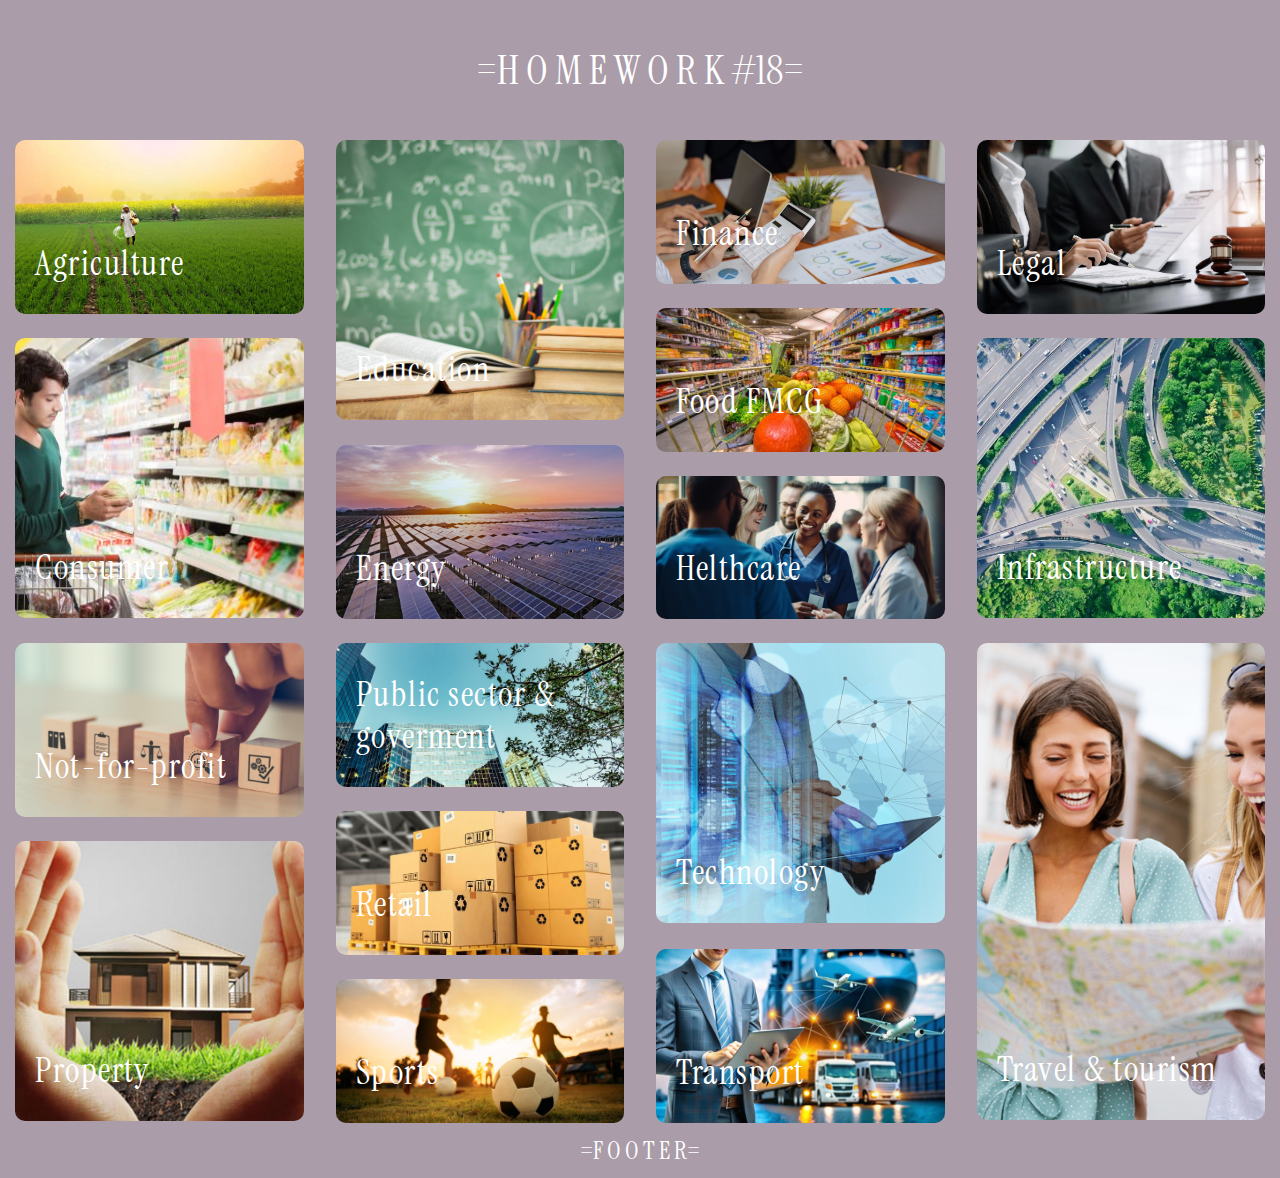
<file: lesson__18/index.html>
<!DOCTYPE html>

<html lang="en">
	<head>
	
		<meta charset="UTF-8">
		<meta name="viewport" content="width=device-width, initial-scale=1.0">
		<link rel="stylesheet" href="css/style.css">
		<title>Lesson 18</title>
	</head>
	<body>
		<div class="wrapper">
			<header class="header">
				<div class="header__container">
					<h1 class="header__title">=H O M E W O R K #18=</h1>

				</div>
			</header>
			<main class="grid">
				<div class="grid__container">
		
						<div class="grid__items">
								<div class="grid__item item">
						   <div class="item__content">   
							 <img class="item__image" src="img/agriculture.png" alt="image">
							 <div class="item__title">
								<span>Agriculture</span>
							</div> 
						  </div>
					     </div>

						 <div class="item">
							<div class="item__content">   
							   <img class="item__image" src="img/education.jpg" alt="image">
							   <div class="item__title">
									<span> Education</span>
								</div> 
							 </div>
							</div>

						   <div class="item">
			                  <div class="item__content">   
							  <img class="item__image" src="img/finance.jpg" alt="image">
							  <div class="item__title">
								<span>Finance</span> 
							</div>
							</div>
						   </div>

						<div class="item">
						   <div class="item__content">   
							<img class="item__image" src="img/legal.png" alt="image">
							<div class="item__title">
								<span>Legal</span>
							</div> 
						  </div>
						 </div>

						
						 <div class="item">
							<div class="item__content">   
								<img class="item__image" src="img/fmcg.jpg" alt="image">
								<div class="item__title">
									<span> Food FMCG </span>
								</div> 
							 </div>
							</div>

						 <div class="item">
							<div class="item__content">   
							  <img class="item__image" src="img/consumer.jpg" alt="image">
							 <div class="item__title">
								<span>Consumer</span> </div>
							</div>
						   </div>
			
							<div class="item">
								<div class="item__content">   
								  <img class="item__image" src="img/infrastructure.png" alt="image">
								  <div class="item__title">
									<span>Infrastructure</span> 
								</div> 
								</div>
								</div>
	
						   <div class="item">
							<div class="item__content">   
							   <img class="item__image" src="img/energy.jpg" alt="image">
							   <div class="item__title">
									<span>Energy</span> 
								</div> 
							 </div>
							</div>

										<div class="item">
											<div class="item__content">   
											<img class="item__image" src="img/healthcare.jpg" alt="image">
											<div class="item__title"> 
												<span>Helthcare</span>
											</div> 
											</div>
										</div>	

									<div class="item">
										<div class="item__content">   
										   <img class="item__image" src="img/not-for-profit.jpg" alt="image">
										<div class="item__title">
											<span>Not-for-profit</span> 
										</div> 
										 </div>
										</div>

										<div class="item">
											<div class="item__content">   
											<img class="item__image" src="img/public-sector.jpg" alt="image">
											<div class="item__title"> 
												<span>Public sector & goverment</span>
											</div>
											</div>		
										</div>	
			
										<div class="item">
											<div class="item__content">   
												<img class="item__image" src="img/technology.png" alt="image">
												<div class="item__title"> 
													<span>Technology</span>
												</div>
											 </div>
											</div>	
		
						<div class="item">
						 <div class="item__content">   
							<img class="item__image" src="img/tourism.png" alt="image">
							<div class="item__title">
								<span>Travel & tourism </span>
							</div> 
						  </div>
						 </div>		

							<div class="item">
								<div class="item__content">   
							   <img class="item__image" src="img/retail.jpg" alt="image">
								   <div class="item__title"> 
									<span>Retail</span> 
									</div> 
								 </div>
								</div>

						 <div class="item">
						 <div class="item__content">   
							<img class="item__image" src="img/Property.jpg" alt="image">
							<div class="item__title">
								<span>Property</span>
							</div> 
						  </div>
						 </div>
									
							<div class="item">
								<div class="item__content">   
								<img class="item__image" src="img/transport.jpg" alt="image">
								<div class="item__title"> 
									<span>Transport</span>
								</div> 
								</div>		
							</div>	

								<div class="item">
								<div class="item__content">   
								<img class="item__image" src="img/sports.jpg" alt="image">
								<div class="item__title"> 
									<span>Sports</span>
								</div> 
								</div>
							</div>	
					
			</div>
				</div>
			</main>
			<footer class="footer">
				<div class="footer__container">	
					=F O O T E R=
				</div>
				</footer>
		</div>
	</body>
</html>
</file>
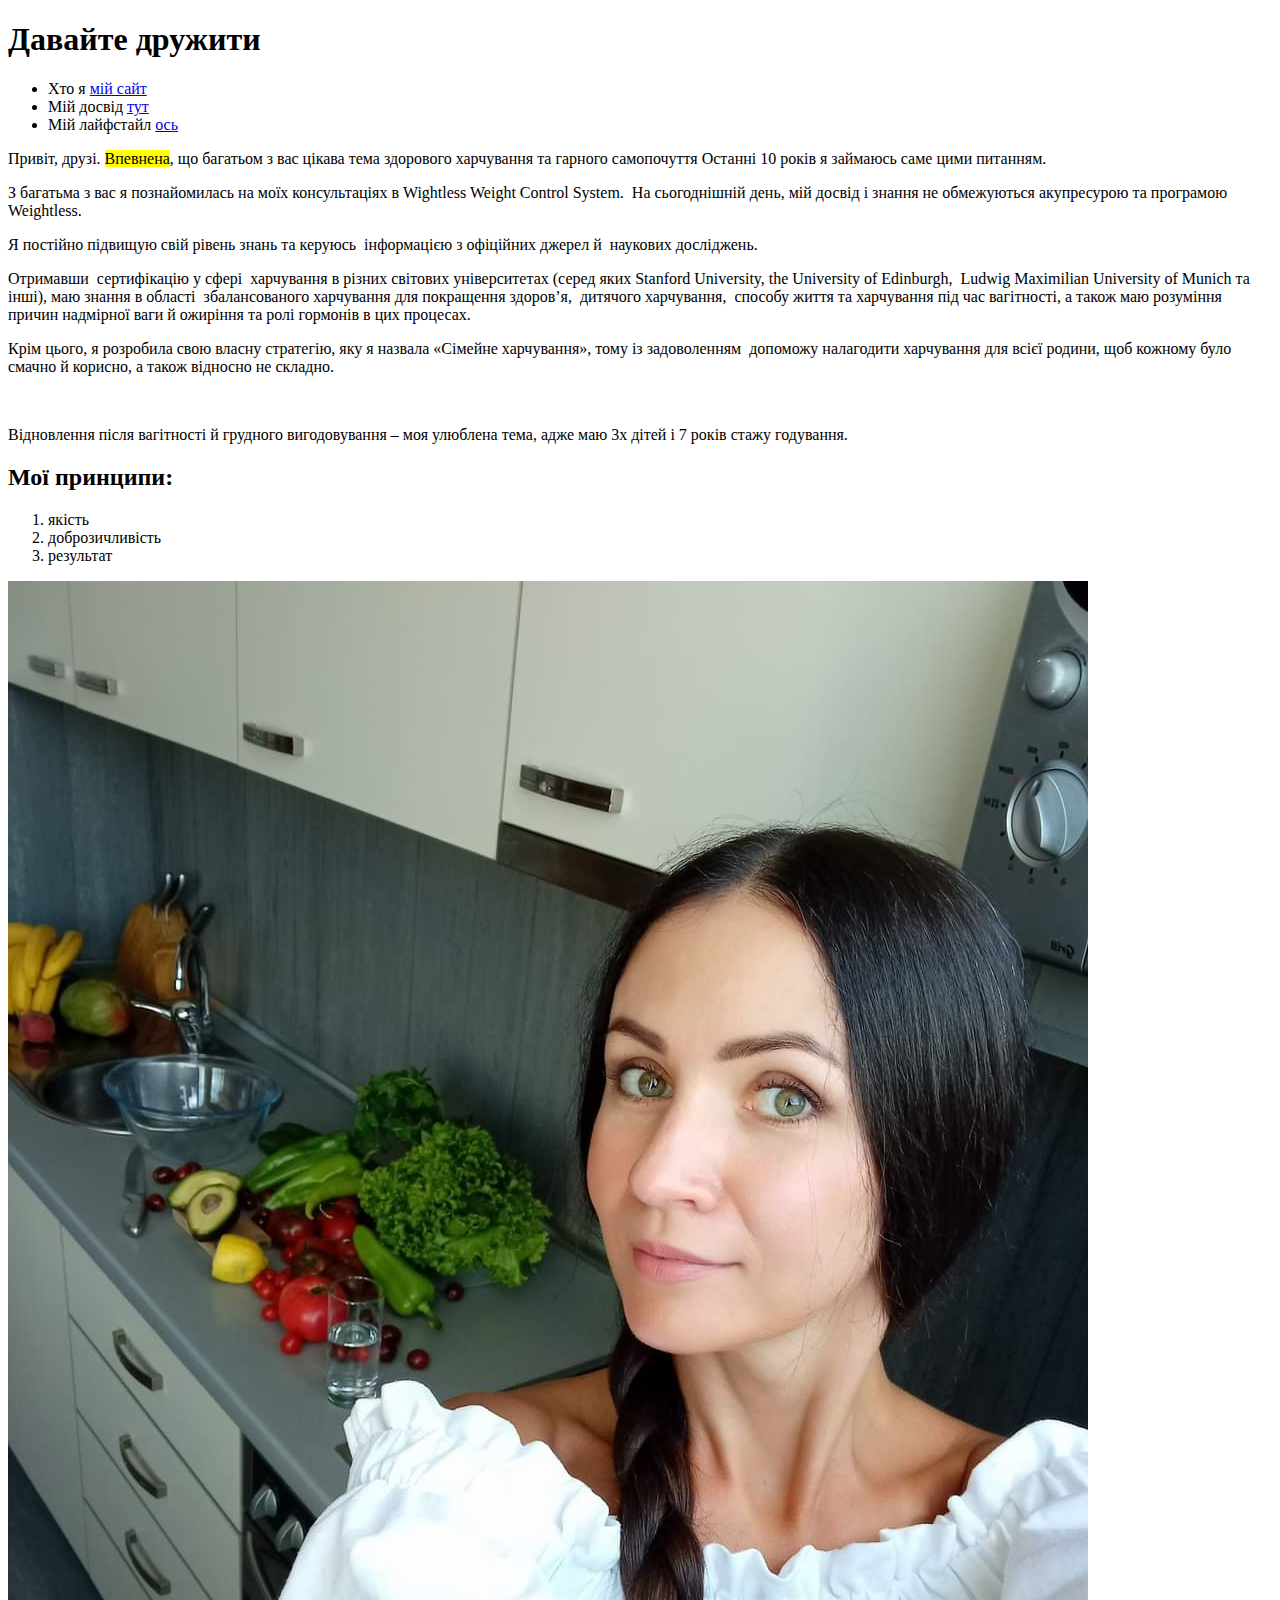
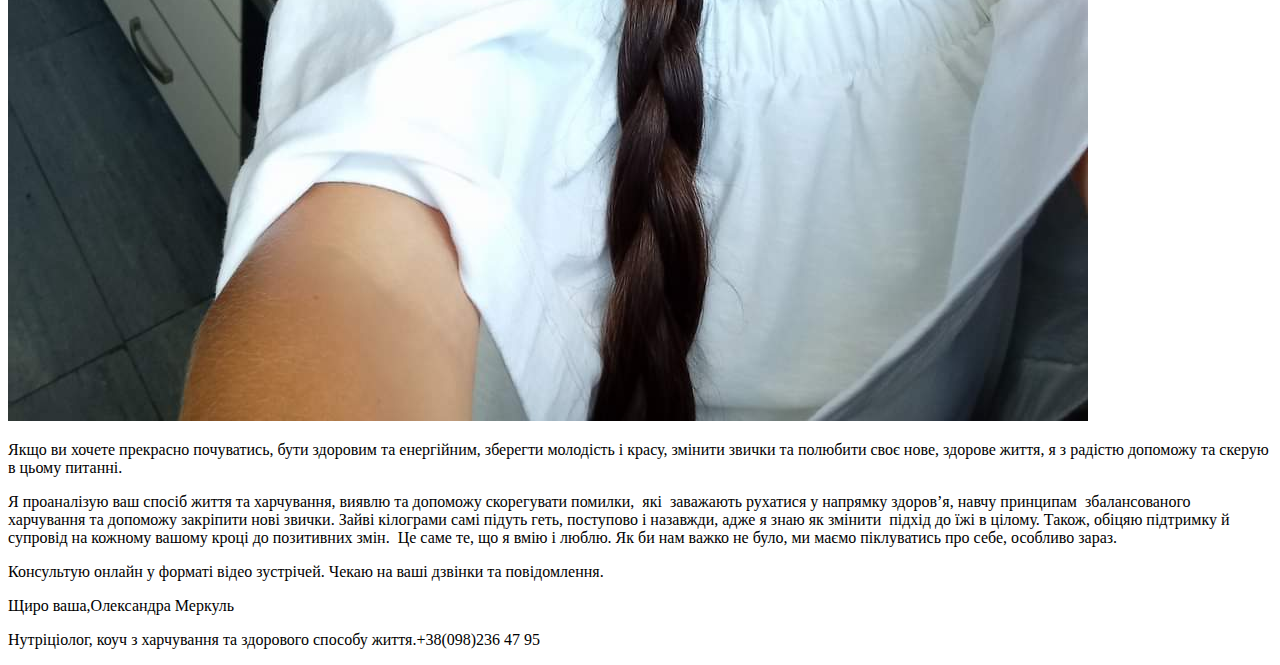
<file: lesson_02/lessons_02/index.html>
<!DOCTYPE html>
<html lang="en">
<head>
    <meta charset="UTF-8">
    <meta name="Oleksandra" content="width=device-width, initial-scale=1.0">
    <title>lesson_02</title>
</head>
<body>
    <header>
        <h1 id="section-1">Давайте дружити</h1>
        <div>
            <a href="#"></a>
            <ul>
                <li>Хто я <a target ="_blank" href="https://weightless.com.ua">мій сайт</a>
                </li>
                <li>
                    Мій досвід
                    <a href="#section-1">тут</a>
                </li>
                <li> 
                    Мій лайфстайл
                    <a href="#section-2">ось</a> 
                                </li>
            </ul>
            <div>
                <p> Привіт, друзі.
                    <mark>Впевнена</mark>, що багатьом з вас цікава тема здорового харчування та гарного самопочуття Останні 10 років я займаюсь саме цими питанням.  <p>З багатьма з вас я познайомилась на моїх консультаціях в Wightless Weight Control System.  
                    На сьогоднішній день, мій досвід і знання не обмежуються акупресурою та програмою Weightless. </p> 
                    <p>Я постійно підвищую свій рівень знань та керуюсь  інформацією з офіційних джерел й  наукових досліджень. </p> <p>Отримавши  сертифікацію у сфері  харчування в різних світових університетах (серед яких Stanford University, the University of Edinburgh,  Ludwig Maximilian University of Munich та інші), маю знання в області  збалансованого харчування для покращення здоров’я,  дитячого харчування,  способу життя та харчування під час вагітності, а також маю розуміння причин надмірної ваги й ожиріння та ролі гормонів в цих процесах. 
                   <p>Крім цього, я розробила свою власну стратегію, яку я назвала «Сімейне харчування», тому із задоволенням  допоможу налагодити харчування для всієї родини, щоб кожному було смачно й корисно, а також відносно не складно.</p>   </p>
                    <p>Відновлення після вагітності й грудного вигодовування – моя улюблена тема, адже маю 3х дітей і 7 років стажу годування. </p>
                    
                    
                   
            </div>
            <div>
                <h2>Мої принципи:</h2>
                    <ol>
                        <li>якість</li>
                        <li>доброзичливість</li>
                        <li>результат</li>
                    </ol>
                </p>
                <img id="section-2"src="img/1726052276082.jpg" alt="nutrition"> 
                <br>
                <p>  Якщо ви хочете прекрасно почуватись, бути здоровим та енергійним, зберегти молодість і красу, змінити звички та полюбити своє нове, здорове життя, я з радістю допоможу та скерую в цьому питанні. 
                    <p>Я проаналізую ваш спосіб життя та харчування, виявлю та допоможу скорегувати помилки,  які  заважають рухатися у напрямку здоров’я, навчу принципам  збалансованого харчування та допоможу закріпити нові звички. Зайві кілограми самі підуть геть, поступово і назавжди, адже я знаю як змінити  підхід до їжі в цілому. Також, обіцяю підтримку й супровід на кожному вашому кроці до позитивних змін.  Це саме те, що я вмію і люблю. Як би нам важко не було, ми маємо піклуватись про себе, особливо зараз.</p>
                    <p>Консультую онлайн у форматі відео зустрічей. Чекаю на ваші дзвінки та повідомлення.</p>
                    <p>Щиро ваша,Олександра Меркуль <p>Нутріціолог, коуч з харчування та здорового способу життя.+38(098)236 47 95</p></p> 
                </p>
                
            </div>
        </div>
    </header>
    
</body>
</html>
</file>
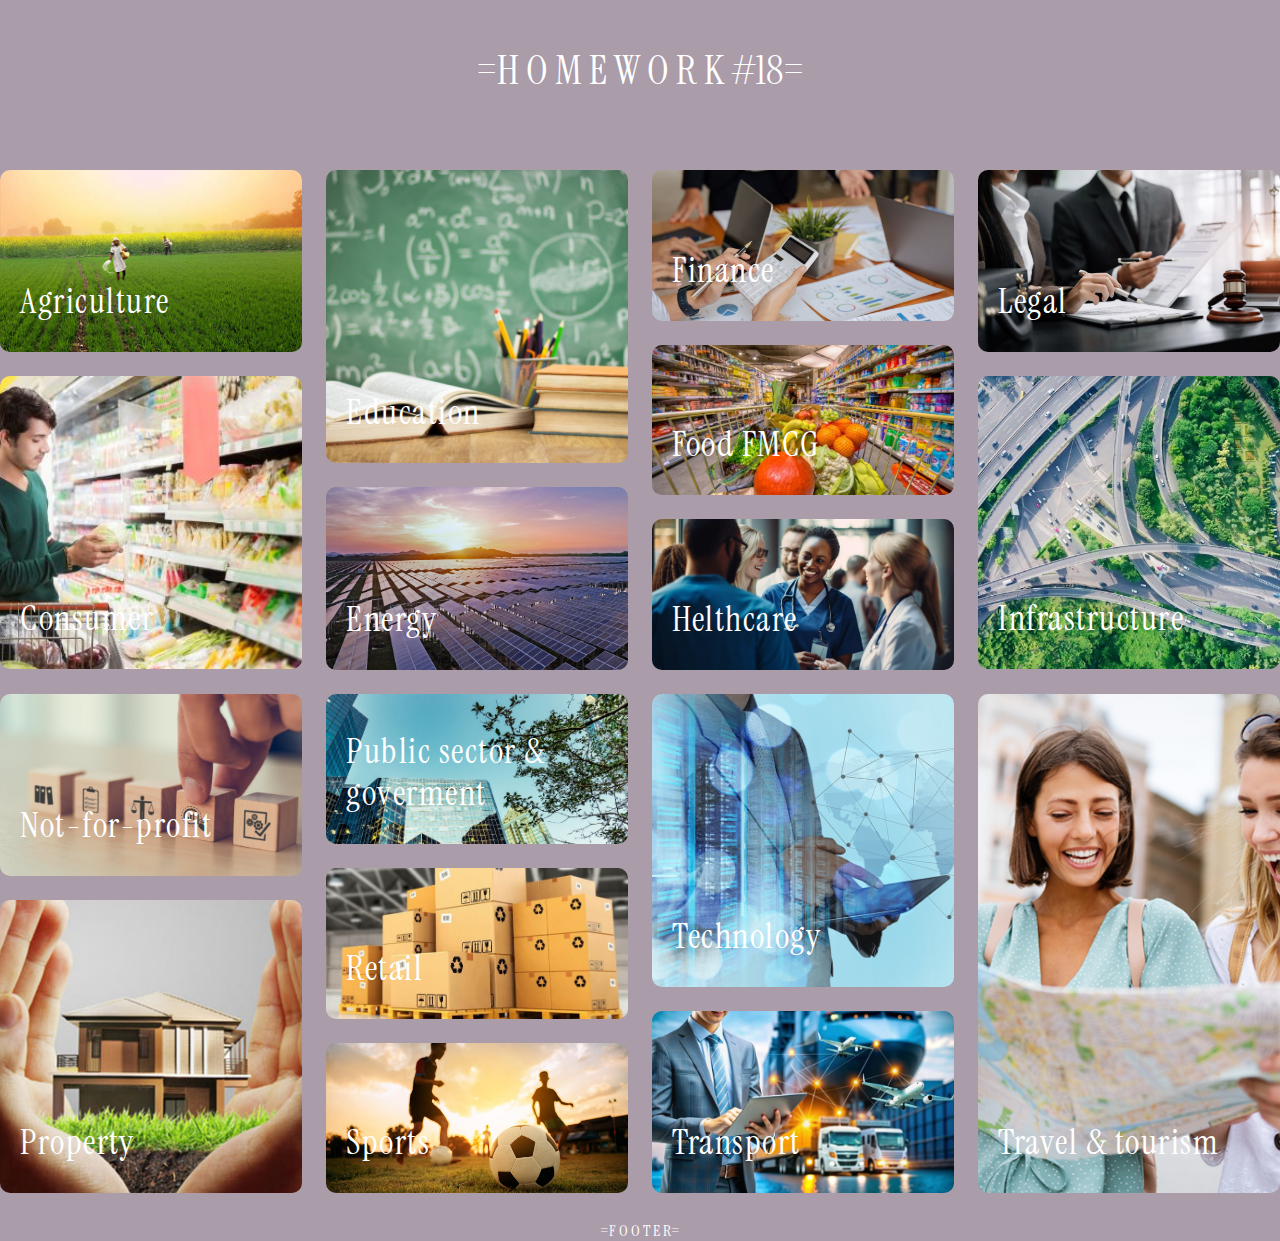
<file: lesson18/index.html.html>
<!DOCTYPE html>

<html lang="en">
	<head>
	
		<meta charset="UTF-8">
		<meta name="viewport" content="width=device-width, initial-scale=1.0">
		<link rel="stylesheet" href="css/style.css">
		<title>Lesson 18</title>
	</head>
	<body>
		<div class="wrapper">
			<header class="header">
				<div class="header__container">
					<h1 class="header__title">=H O M E W O R K #18=</h1>

				</div>
			</header>
			<main class="grid">
		
						<div class="grid__items">
								<div class="grid__item item">
						   <div class="item__content">   
							 <img class="item__image" src="img/agriculture.png" alt="image">
							 <div class="item__title">
								<span>Agriculture</span>
							</div> 
						  </div>
					     </div>

						 <div class="item">
							<div class="item__content">   
							   <img class="item__image" src="img/education.jpg" alt="image">
							   <div class="item__title">
									<span> Education</span>
								</div> 
							 </div>
							</div>

						   <div class="item">
			                  <div class="item__content">   
							  <img class="item__image" src="img/finance.jpg" alt="image">
							  <div class="item__title">
								<span>Finance</span> 
							</div>
							</div>
						   </div>

						<div class="item">
						   <div class="item__content">   
							<img class="item__image" src="img/legal.png" alt="image">
							<div class="item__title">
								<span>Legal</span>
							</div> 
						  </div>
						 </div>

						
						 <div class="item">
							<div class="item__content">   
								<img class="item__image" src="img/fmcg.jpg" alt="image">
								<div class="item__title">
									<span> Food FMCG </span>
								</div> 
							 </div>
							</div>

						 <div class="item">
							<div class="item__content">   
							  <img class="item__image" src="img/consumer.jpg" alt="image">
							 <div class="item__title">
								<span>Consumer</span> </div>
							</div>
						   </div>
			
							<div class="item">
								<div class="item__content">   
								  <img class="item__image" src="img/infrastructure.png" alt="image">
								  <div class="item__title">
									<span>Infrastructure</span> 
								</div> 
								</div>
								</div>
	
						   <div class="item">
							<div class="item__content">   
							   <img class="item__image" src="img/energy.jpg" alt="image">
							   <div class="item__title">
									<span>Energy</span> 
								</div> 
							 </div>
							</div>

										<div class="item">
											<div class="item__content">   
											<img class="item__image" src="img/healthcare.jpg" alt="image">
											<div class="item__title"> 
												<span>Helthcare</span>
											</div> 
											</div>
										</div>	

									<div class="item">
										<div class="item__content">   
										   <img class="item__image" src="img/not-for-profit.jpg" alt="image">
										<div class="item__title">
											<span>Not-for-profit</span> 
										</div> 
										 </div>
										</div>

										<div class="item">
											<div class="item__content">   
											<img class="item__image" src="img/public-sector.jpg" alt="image">
											<div class="item__title"> 
												<span>Public sector & goverment</span>
											</div>
											</div>		
										</div>	
			
										<div class="item">
											<div class="item__content">   
												<img class="item__image" src="img/technology.png" alt="image">
												<div class="item__title"> 
													<span>Technology</span>
												</div>
											 </div>
											</div>	
		
						<div class="item">
						 <div class="item__content">   
							<img class="item__image" src="img/tourism.png" alt="image">
							<div class="item__title">
								<span>Travel & tourism </span>
							</div> 
						  </div>
						 </div>		

							<div class="item">
								<div class="item__content">   
							   <img class="item__image" src="img/retail.jpg" alt="image">
								   <div class="item__title"> 
									<span>Retail</span> 
									</div> 
								 </div>
								</div>

						 <div class="item">
						 <div class="item__content">   
							<img class="item__image" src="img/Property.jpg" alt="image">
							<div class="item__title">
								<span>Property</span>
							</div> 
						  </div>
						 </div>
									
							<div class="item">
								<div class="item__content">   
								<img class="item__image" src="img/transport.jpg" alt="image">
								<div class="item__title"> 
									<span>Transport</span>
								</div> 
								</div>		
							</div>	

								<div class="item">
								<div class="item__content">   
								<img class="item__image" src="img/sports.jpg" alt="image">
								<div class="item__title"> 
									<span>Sports</span>
								</div> 
								</div>
							</div>	
					
			</div>
				</div>
			</main>
			<footer class="footer">
				<div class="footer__container">
				</div>
				=F O O T E R=
			</footer>
		</div>
	</body>
</html>
</file>
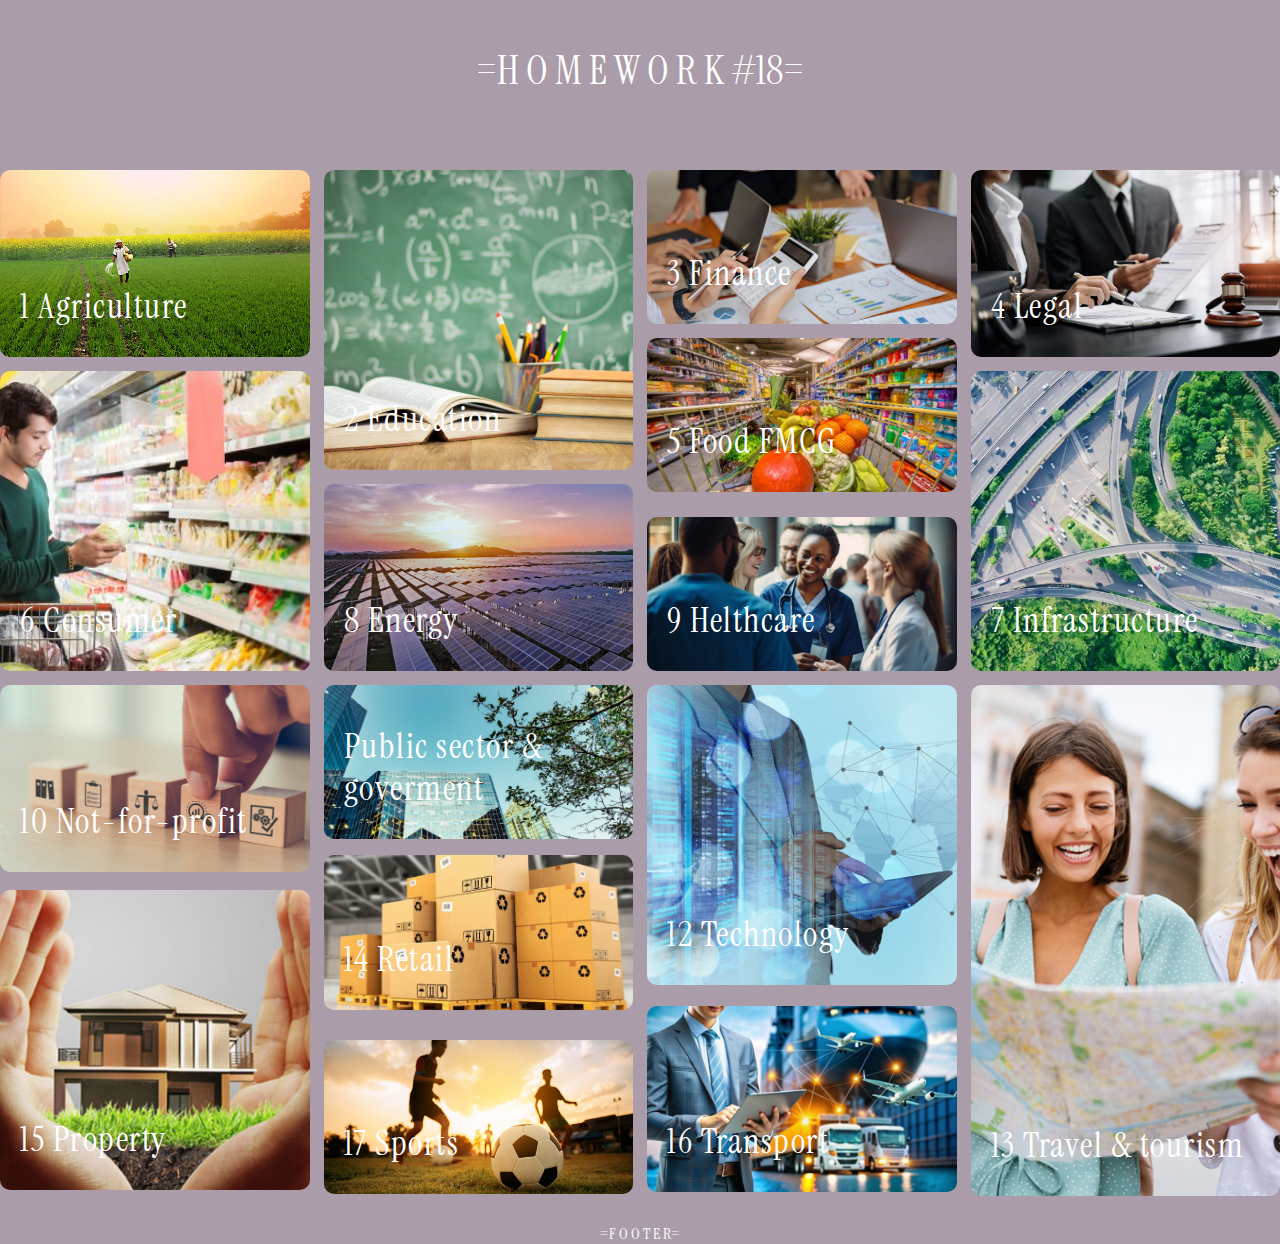
<file: lesson_18/html.html>
<!DOCTYPE html>

<html lang="en">
	<head>
	
		<meta charset="UTF-8">
		<meta name="viewport" content="width=device-width, initial-scale=1.0">
		<link rel="stylesheet" href="css/style.css">
		<title>Lesson 18</title>
	</head>
	<body>
		<div class="wrapper">
			<header class="header">
				<div class="header__container">
					<h1 class="header__title">=H O M E W O R K #18=</h1>

				</div>
			</header>
			<main class="grid">
		
						<div class="grid__items">
								<div class="grid__item item">
						   <div class="item__content">   
							 <img class="item__image" src="img/agriculture.png" alt="image">
							 <div class="item__title">
								<span>1 Agriculture</span>
							</div> 
						  </div>
					     </div>

						 <div class="item">
							<div class="item__content">   
							   <img class="item__image" src="img/education.jpg" alt="image">
							   <div class="item__title">
									<span>2 Education</span>
								</div> 
							 </div>
							</div>

						   <div class="item">
			                  <div class="item__content">   
							  <img class="item__image" src="img/finance.jpg" alt="image">
							  <div class="item__title">
								<span>3 Finance</span> 
							</div>
							</div>
						   </div>

						<div class="item">
						   <div class="item__content">   
							<img class="item__image" src="img/legal.png" alt="image">
							<div class="item__title">
								<span>4 Legal</span>
							</div> 
						  </div>
						 </div>

						
						 <div class="item">
							<div class="item__content">   
								<img class="item__image" src="img/fmcg.jpg" alt="image">
								<div class="item__title">
									<span>5 Food FMCG </span>
								</div> 
							 </div>
							</div>

						 <div class="item">
							<div class="item__content">   
							  <img class="item__image" src="img/consumer.jpg" alt="image">
							 <div class="item__title">
								<span>6 Consumer</span> </div>
							</div>
						   </div>
			
							<div class="item">
								<div class="item__content">   
								  <img class="item__image" src="img/infrastructure.png" alt="image">
								  <div class="item__title">
									<span>7 Infrastructure</span> 
								</div> 
								</div>
								</div>
	
						   <div class="item">
							<div class="item__content">   
							   <img class="item__image" src="img/energy.jpg" alt="image">
							   <div class="item__title">
									<span>8 Energy</span> 
								</div> 
							 </div>
							</div>

										<div class="item">
											<div class="item__content">   
											<img class="item__image" src="img/healthcare.jpg" alt="image">
											<div class="item__title"> 
												<span>9 Helthcare</span>
											</div> 
											</div>
										</div>	

									<div class="item">
										<div class="item__content">   
										   <img class="item__image" src="img/not-for-profit.jpg" alt="image">
										<div class="item__title">
											<span>10 Not-for-profit</span> 
										</div> 
										 </div>
										</div>

										<div class="item">
											<div class="item__content">   
											<img class="item__image" src="img/public-sector.jpg" alt="image">
											<div class="item__title"> 
												<span>Public sector & goverment</span>
											</div>
											</div>		
										</div>	
			
										<div class="item">
											<div class="item__content">   
												<img class="item__image" src="img/technology.png" alt="image">
												<div class="item__title"> 
													<span>12 Technology</span>
												</div>
											 </div>
											</div>	
		
						<div class="item">
						 <div class="item__content">   
							<img class="item__image" src="img/tourism.png" alt="image">
							<div class="item__title">
								<span>13 Travel & tourism </span>
							</div> 
						  </div>
						 </div>		

							<div class="item">
								<div class="item__content">   
							   <img class="item__image" src="img/retail.jpg" alt="image">
								   <div class="item__title"> <span>14 Retail</span> 
									</div> 
								 </div>
								</div>

						 <div class="item">
						 <div class="item__content">   
							<img class="item__image" src="img/Property.jpg" alt="image">
							<div class="item__title">
								<span>15 Property</span>
							</div> 
						  </div>
						 </div>
									
							<div class="item">
								<div class="item__content">   
								<img class="item__image" src="img/transport.jpg" alt="image">
								<div class="item__title"> 
									<span>16 Transport</span>
								</div> 
								</div>		
							</div>	

								<div class="item">
								<div class="item__content">   
								<img class="item__image" src="img/sports.jpg" alt="image">
								<div class="item__title"> 
									<span>17 Sports</span>
								</div> 
								</div>
							</div>	
					
			</div>
				</div>
			</main>
			<footer class="footer">
				<div class="footer__container">
				</div>
				=F O O T E R=
			</footer>
		</div>
	</body>
</html>
</file>
<file: lesson__18/css/style.css>
@import url(https://fonts.googleapis.com/css?family=Instrument+Serif:regular,italic);

/* Локальне підключення шрифтів */
@import url("fonts.css");

/* Скидання стилів */
@import url("reset.css");

/* Основні стилі */
body {
color: #fff;
background-color: #aa9ca8;
font-family:"Instrument Serif";
}
.wrapper {
min-height: 100%;
overflow: clip; 
display: flex;
flex-direction: column;
}

.wrapper > main {
flex-grow: 1;
}

[class*="__container"] {
max-width: 1316px;
padding-inline: 15px;
margin: 0 auto;
}

.page {
width: 100%; 
}

.header__title { font-size: 40px;
text-align: center;
padding-block: 50px;}



.grid__items {
display: grid;
grid-template-columns: repeat(4, 1fr);
row-gap: 24px;
column-gap: 32px;
}


.item__title {
position: relative;
z-index: 2;

} 
.item__title span {
color: #FFF;
font-size: 35px;
letter-spacing: 1.5px;
line-height: 1.2;
position: absolute;
bottom: 30px;
left: 20px;} 

.item__image {aspect-ratio: 305 / 152;}
.item__content img{
width: 100%;
height: 100%;
object-fit:cover;
border-radius: 10px;
z-index: -1;}	

.item:nth-child(17n + 3),
.item:nth-child(17n + 9),
.item:nth-child(17n + 11),
.item:nth-child(17n + 14),
.item:nth-child(17n + 17) {
grid-row: span 1;	 }

.item:nth-child(17n + 3) .item__content,
.item:nth-child(17n + 5) .item__content,
.item:nth-child(17n + 9) .item__content,
.item:nth-child(17n + 11) .item__content,
.item:nth-child(17n + 14) .item__content,
.item:nth-child(17n + 17) .item__content {
aspect-ratio: 305 / 152;
}

.item:nth-child(17n + 1),
.item:nth-child(17n + 4),
.item:nth-child(17n + 8),
.item:nth-child(17n + 10),
.item:nth-child(17n + 16) {
grid-row: span 2; 
}	

.item:nth-child(17n + 1) .item__content,
.item:nth-child(17n + 4) .item__content,
.item:nth-child(17n + 8) .item__content,
.item:nth-child(17n + 10) .item__content,
.item:nth-child(17n + 16) .item__content {
aspect-ratio: 305 / 184;
}

.item:nth-child(17n + 2),
.item:nth-child(17n + 5),
.item:nth-child(17n + 6),
.item:nth-child(17n + 7),

.item:nth-child(17n + 12),
.item:nth-child(17n + 15) {
grid-row: span 3;
}

.item:nth-child(17n + 2) .item__content,
.item:nth-child(17n + 6) .item__content,
.item:nth-child(17n + 7) .item__content,
.item:nth-child(17n + 12) .item__content,
.item:nth-child(17n + 15) .item__content {
aspect-ratio: 305 / 296;
}


.item:nth-child(17n + 13) {
grid-row: span 5;
}
 
.item:nth-child(17n + 13) .item__content {
aspect-ratio: 305 / 504;
}

@media(max-width: 1000px) {
.item__title span{
font-size: 30px;
bottom: 20px;
left: 10px;} 
}

@media(max-width: 800px) {
.item__title span{
font-size: 20px;
bottom: 10px;
left: 5px;} 
}
	
@media(max-width: 600px) {
.item__title span{
font-size: 15px;
bottom: 10px;
left: 7px;} 
}
@media(max-width: 400px) {
.item__title span{
font-size: 15px;
bottom: 7px;
left: 5px;} 
}
.footer {
text-align: center;
padding-block: 15px;
font-size: 25px;
}

.item:nth-child(17n + 14){
grid-row: span 3; 
}
</file>
<file: lesson18/css/style.css>
@import url(https://fonts.googleapis.com/css?family=Instrument+Serif:regular,italic);

/* Локальне підключення шрифтів */
@import url("fonts.css");

/* Скидання стилів */
@import url("reset.css");

/* Основні стилі */
body {
color: #fff;
background-color: #aa9ca8;
font-family:"Instrument Serif";
}
.wrapper {
min-height: 100%;
overflow: clip; 
display: flex;
flex-direction: column;
}

.wrapper > main {
flex-grow: 1;
}

[class*="__container"] {
max-width: 1346px;
padding-inline: 15px;
margin: 0 auto;
}

.page {
width: 100%; 
}

.header__title { font-size: 40px;
text-align: center;
padding-block: 50px;}

.grid {
padding-block: 30px;
}

.grid__items {
display: grid;
grid-template-columns: repeat(4, 1fr);
gap: 24px;
}


.item__title {
position: relative;
z-index: 2;

} 
.item__title span {
color: #FFF;
font-size: 35px;
letter-spacing: 1.5px;
line-height: 1.2;
position: absolute;
bottom: 30px;
left: 20px;} 

.item__image {aspect-ratio: 305 / 152;}
.item__content img{
width: 100%;
height: 100%;
object-fit:cover;
border-radius: 10px;
z-index: -1;}	

.item:nth-child(17n + 3),
.item:nth-child(17n + 9),
.item:nth-child(17n + 11),
.item:nth-child(17n + 14),
.item:nth-child(17n + 17) {
grid-row: span 1;	 }

.item:nth-child(17n + 3) .item__content,
.item:nth-child(17n + 5) .item__content,
.item:nth-child(17n + 9) .item__content,
.item:nth-child(17n + 11) .item__content,
.item:nth-child(17n + 14) .item__content,
.item:nth-child(17n + 17) .item__content {
aspect-ratio: 305 / 152;
}

.item:nth-child(17n + 1),
.item:nth-child(17n + 4),
.item:nth-child(17n + 8),
.item:nth-child(17n + 10),
.item:nth-child(17n + 16) {
grid-row: span 2; 
}	

.item:nth-child(17n + 1) .item__content,
.item:nth-child(17n + 4) .item__content,
.item:nth-child(17n + 8) .item__content,
.item:nth-child(17n + 10) .item__content,
.item:nth-child(17n + 16) .item__content {
aspect-ratio: 305 / 184;
}

.item:nth-child(17n + 2),
.item:nth-child(17n + 5),
.item:nth-child(17n + 6),
.item:nth-child(17n + 7),

.item:nth-child(17n + 12),
.item:nth-child(17n + 15) {
grid-row: span 3;
}

.item:nth-child(17n + 2) .item__content,
.item:nth-child(17n + 6) .item__content,
.item:nth-child(17n + 7) .item__content,
.item:nth-child(17n + 12) .item__content,
.item:nth-child(17n + 15) .item__content {
aspect-ratio: 305 / 296;
}


.item:nth-child(17n + 13) {
grid-row: span 5;
}
 
.item:nth-child(17n + 13) .item__content {
aspect-ratio: 305 / 504;
}

@media(max-width: 1000px) {
.item__title span{
font-size: 30px;
bottom: 20px;
left: 10px;} 
}

@media(max-width: 800px) {
.item__title span{
font-size: 20px;
bottom: 10px;
left: 5px;} 
}
	
@media(max-width: 600px) {
.item__title span{
font-size: 15px;
bottom: 10px;
left: 7px;} 
}
@media(max-width: 400px) {
.item__title span{
font-size: 15px;
bottom: 7px;
left: 5px;} 
}
.footer {
text-align: center;
}

.item:nth-child(17n + 14){
grid-row: span 3; 
}
</file>
<file: lesson_18/css/style.css>
@import url(https://fonts.googleapis.com/css?family=Instrument+Serif:regular,italic);

/* Локальне підключення шрифтів */
@import url("fonts.css");

/* Скидання стилів */
@import url("reset.css");

/* Основні стилі */
body {
color: #fff;
background-color: #aa9ca8;
font-family:"Instrument Serif";
}
.wrapper {
min-height: 100%;
overflow: clip; 
display: flex;
flex-direction: column;
}

.wrapper > main {
flex-grow: 1;
}

[class*="__container"] {
max-width: 1346px;
padding-inline: 15px;
margin: 0 auto;
}

.page {
width: 100%; 
}

.header__title { font-size: 40px;
text-align: center;
padding-block: 50px;}

.grid {
padding-block: 30px;
}

.grid__items {
display: grid;
grid-template-columns: repeat(4, 1fr);
gap: 14px;
}

.item__content {
aspect-ratio: 305 / 184;
}

.item__title {
position: relative;
z-index: 2;

} 
.item__title span {
color: #FFF;
font-size: 35px;
letter-spacing: 1.5px;
line-height: 1.2;
position: absolute;
bottom: 30px;
left: 20px;} 

.item__image {
width: 100%;
height: 100%;
object-fit: cover;
border-radius: 10px;
z-index: -1;}	

.item:nth-child(17n + 3),
.item:nth-child(17n + 9),
.item:nth-child(17n + 11),
.item:nth-child(17n + 17) {
grid-row: span 1;	 }

.item:nth-child(17n + 3) .item__content,
.item:nth-child(17n + 5) .item__content,
.item:nth-child(17n + 9) .item__content,
.item:nth-child(17n + 11) .item__content,
.item:nth-child(17n + 14) .item__content,
.item:nth-child(17n + 17) .item__content {
aspect-ratio: 305 / 152;
}

.item:nth-child(17n + 1),
.item:nth-child(17n + 4),
.item:nth-child(17n + 8),
.item:nth-child(17n + 10),
.item:nth-child(17n + 16) {
grid-row: span 2; 
}	

.item:nth-child(17n + 1) .item__content,
.item:nth-child(17n + 4) .item__content,
.item:nth-child(17n + 8) .item__content,
.item:nth-child(17n + 10) .item__content,
.item:nth-child(17n + 16) .item__content {
aspect-ratio: 305 / 184;
}

.item:nth-child(17n + 2),
.item:nth-child(17n + 5),
.item:nth-child(17n + 6),
.item:nth-child(17n + 7),
.item:nth-child(17n + 14),
.item:nth-child(17n + 12),
.item:nth-child(17n + 15) {
grid-row: span 3;
}

.item:nth-child(17n + 2) .item__content,
.item:nth-child(17n + 6) .item__content,
.item:nth-child(17n + 7) .item__content,
.item:nth-child(17n + 12) .item__content,
.item:nth-child(17n + 15) .item__content {
aspect-ratio: 305 / 296;
}


.item:nth-child(17n + 13) {
grid-row: span 5;
}
 
.item:nth-child(17n + 13) .item__content {
aspect-ratio: 305 / 504;
}

@media(max-width: 1000px) {
.item__title span{
font-size: 30px;
bottom: 20px;
left: 10px;} 
}

@media(max-width: 800px) {
.item__title span{
font-size: 20px;
bottom: 10px;
left: 5px;} 
}
	
@media(max-width: 600px) {
.item__title span{
font-size: 15px;
bottom: 10px;
left: 7px;} 
}
@media(max-width: 400px) {
.item__title span{
font-size: 15px;
bottom: 7px;
left: 5px;} 
}
.footer {
text-align: center;
}
</file>
